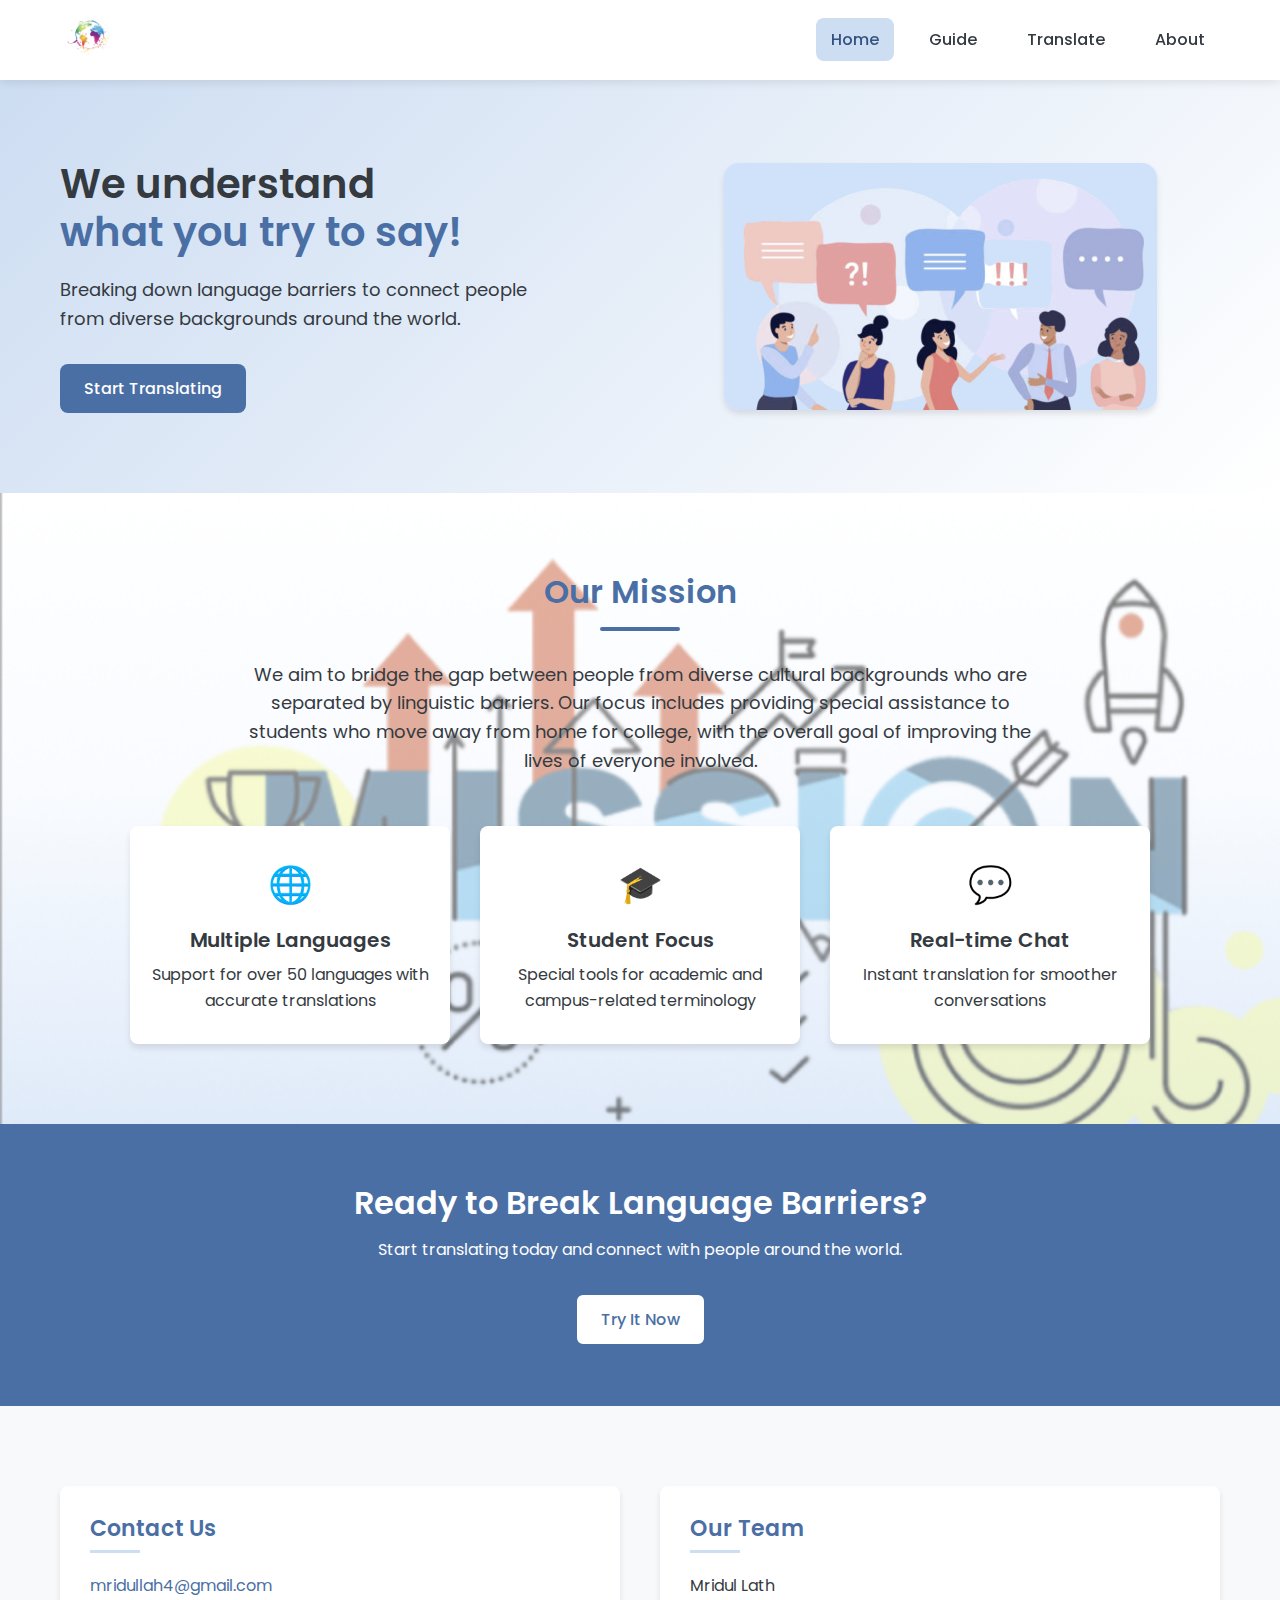
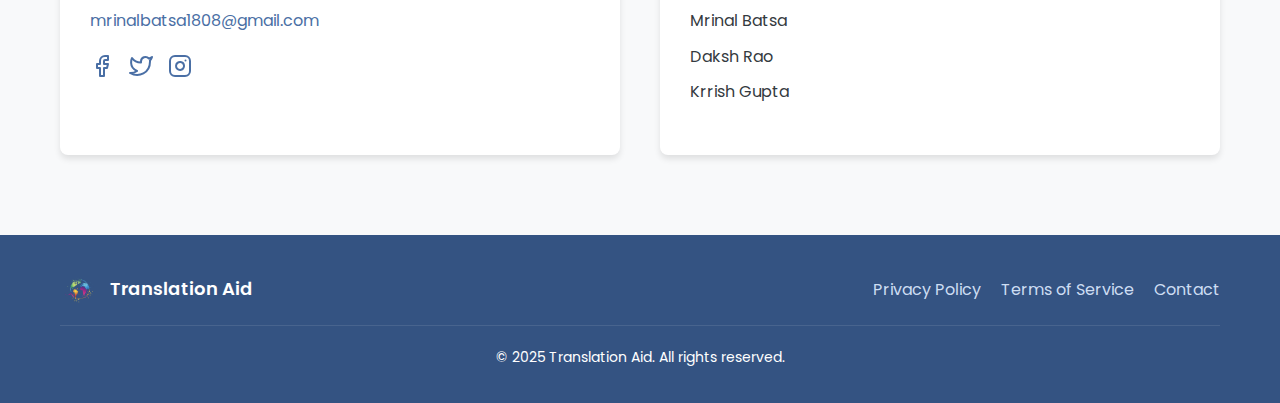
<file: index.html>
<!DOCTYPE html>
<html lang="en">
<head>
  <meta charset="UTF-8" />
  <meta name="viewport" content="width=device-width, initial-scale=1.0"/>
  <meta name="description" content="Linguistic guide - Bridge linguistic barriers and connect people from diverse cultural backgrounds" />
  <title>Translation Aid - Bridging Language Barriers</title>
  <link rel="stylesheet" href="styles.css" />
  <link rel="preconnect" href="https://fonts.googleapis.com">
  <link rel="preconnect" href="https://fonts.gstatic.com" crossorigin>
  <link href="https://fonts.googleapis.com/css2?family=Poppins:wght@400;500;600;700&display=swap" rel="stylesheet">
  <link rel="icon" href="favicon.ico" type="image/x-icon">
</head>
<body>
  <header>
    <div class="container navbar">
      <div class="logo">
        <a href="index.html">
          <img src="logo.png" alt="Translation Aid Logo" />
        </a>
      </div>
      <input type="checkbox" id="nav-toggle" class="nav-toggle">
      <label for="nav-toggle" class="nav-toggle-label">
        <span></span>
      </label>
      <nav>
        <ul>
          <li><a href="index.html" class="active">Home</a></li>
          <li><a href="guide.html">Guide</a></li>
          <li><a href="translate.html">Translate</a></li>
          <li><a href="about.html">About</a></li>
        </ul>
      </nav>
    </div>
  </header>

  <main>
    <section class="hero">
      <div class="container hero-content">
        <div class="hero-text">
          <h1>We understand <span>what you try to say!</span></h1>
          <p>Breaking down language barriers to connect people from diverse backgrounds around the world.</p>
          <a href="translate.html" class="btn btn-primary">Start Translating</a>
        </div>
        <div class="hero-image">
          <img src="illustration.png" alt="People communicating across languages" />
        </div>
      </div>
    </section>

    <section class="aim">
        <style>
            .aim{
              background-image: url('backgroundi.png');
            
            }
            </style> 
      <div class="container">
        <h2>Our Mission</h2>
        <div class="divider"></div>
        <p>
          We aim to bridge the gap between people from diverse cultural backgrounds
          who are separated by linguistic barriers. Our focus includes providing
          special assistance to students who move away from home for college, with
          the overall goal of improving the lives of everyone involved.
        </p>
        <div class="features">
          <div class="feature-card">
            <div class="icon">🌐</div>
            <h3>Multiple Languages</h3>
            <p>Support for over 50 languages with accurate translations</p>
          </div>
          <div class="feature-card">
            <div class="icon">🎓</div>
            <h3>Student Focus</h3>
            <p>Special tools for academic and campus-related terminology</p>
          </div>
          <div class="feature-card">
            <div class="icon">💬</div>
            <h3>Real-time Chat</h3>
            <p>Instant translation for smoother conversations</p>
          </div>
        </div>
      </div>
    </section>

    <section class="cta">
      <div class="container">
        <h2>Ready to Break Language Barriers?</h2>
        <p>Start translating today and connect with people around the world.</p>
        <a href="translate.html" class="btn btn-secondary">Try It Now</a>
      </div>
    </section>

    <section class="info">
      <div class="container">
        <div class="contact">
          <h3>Contact Us</h3>
          <ul>
            <li><a href="mailto:mridullah4@gmail.com">mridullah4@gmail.com</a></li>
            <li><a href="mailto:mrinalbatsa1808@gmail.com">mrinalbatsa1808@gmail.com</a></li>
          </ul>
          <div class="social-links">
            <a href="#" aria-label="Facebook"><svg class="social-icon" viewBox="0 0 24 24"><path d="M18 2h-3a5 5 0 0 0-5 5v3H7v4h3v8h4v-8h3l1-4h-4V7a1 1 0 0 1 1-1h3z"></path></svg></a>
            <a href="#" aria-label="Twitter"><svg class="social-icon" viewBox="0 0 24 24"><path d="M23 3a10.9 10.9 0 0 1-3.14 1.53 4.48 4.48 0 0 0-7.86 3v1A10.66 10.66 0 0 1 3 4s-4 9 5 13a11.64 11.64 0 0 1-7 2c9 5 20 0 20-11.5a4.5 4.5 0 0 0-.08-.83A7.72 7.72 0 0 0 23 3z"></path></svg></a>
            <a href="#" aria-label="Instagram"><svg class="social-icon" viewBox="0 0 24 24"><rect x="2" y="2" width="20" height="20" rx="5" ry="5"></rect><path d="M16 11.37A4 4 0 1 1 12.63 8 4 4 0 0 1 16 11.37z"></path><line x1="17.5" y1="6.5" x2="17.51" y2="6.5"></line></svg></a>
          </div>
        </div>
        <div class="team">
          <h3>Our Team</h3>
          <ul>
            <li>Mridul Lath</li>
            <li>Mrinal Batsa</li>
            <li>Daksh Rao</li>
            <li>Krrish Gupta</li>
          </ul>
        </div>
      </div>
    </section>
  </main>

  <footer>
    <div class="container">
      <div class="footer-content">
        <div class="footer-logo">
          <img src="logo.png" alt="Translation Aid Logo" width="40" />
          <p>Translation Aid</p>
        </div>
        <div class="footer-links">
          <a href="privacy.html">Privacy Policy</a>
          <a href="terms.html">Terms of Service</a>
          <a href="contact.html">Contact</a>
        </div>
      </div>
      <div class="copyright">
        <p>&copy; 2025 Translation Aid. All rights reserved.</p>
      </div>
    </div>
  </footer>

  <script src="script.js"></script>
</body>
</html>
</file>
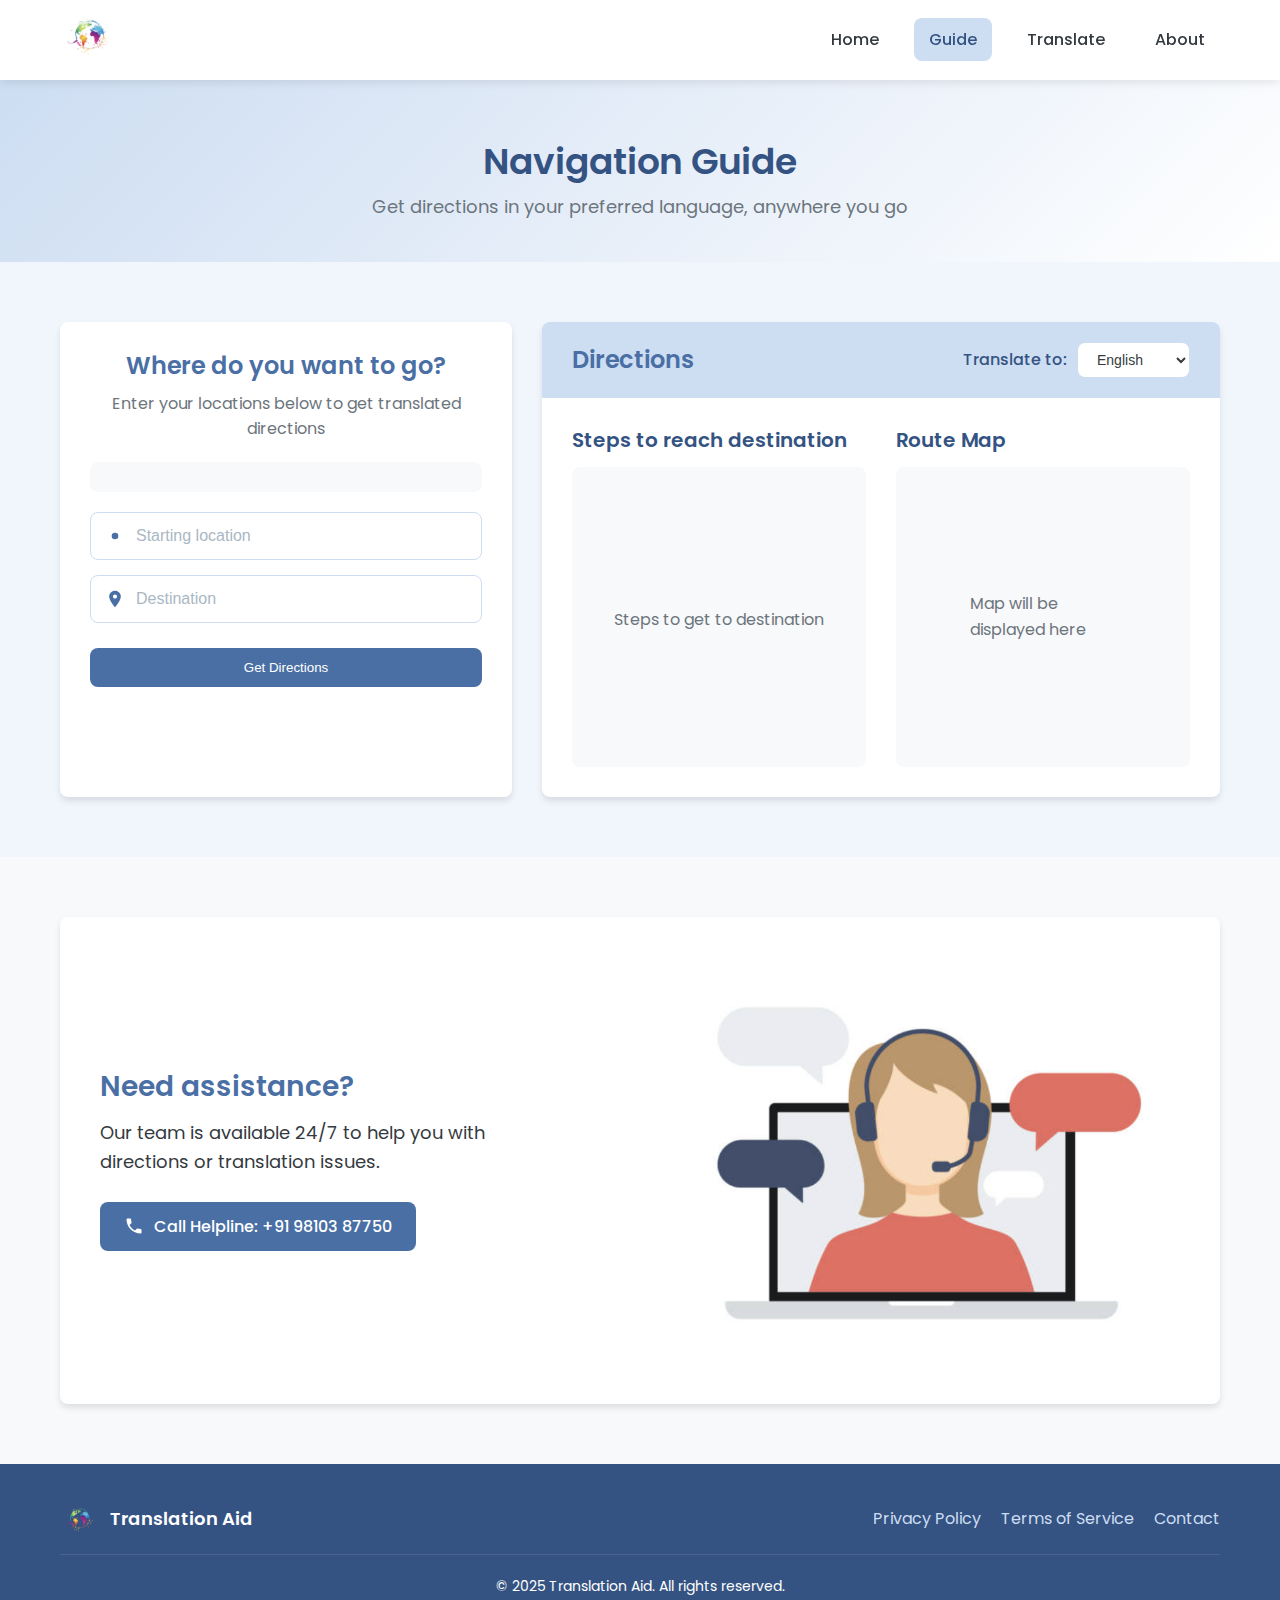
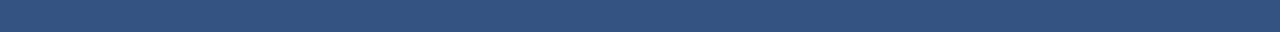
<file: guide.html>
<!DOCTYPE html>
<html lang="en">
<head>
  <meta charset="UTF-8">
  <meta name="viewport" content="width=device-width, initial-scale=1.0">
  <meta name="description" content="Navigation guide for Translation Aid - Get directions in any language">
  <title>Navigation Guide | Translation Aid</title>
  <link rel="stylesheet" href="styles.css">
  <link rel="stylesheet" href="navigation.css">
  <link rel="preconnect" href="https://fonts.googleapis.com">
  <link rel="preconnect" href="https://fonts.gstatic.com" crossorigin>
  <link href="https://fonts.googleapis.com/css2?family=Poppins:wght@400;500;600;700&display=swap" rel="stylesheet">
  <link rel="icon" href="favicon.ico" type="image/x-icon">
</head>
<body>
  <header>
    <div class="container navbar">
      <div class="logo">
        <a href="index.html">
          <img src="logo.png" alt="Translation Aid Logo" />
        </a>
      </div>
      <input type="checkbox" id="nav-toggle" class="nav-toggle">
      <label for="nav-toggle" class="nav-toggle-label">
        <span></span>
      </label>
      <nav>
        <ul>
          <li><a href="index.html">Home</a></li>
          <li><a href="guide.html" class="active">Guide</a></li>
          <li><a href="translate.html">Translate</a></li>
          <li><a href="about.html">About</a></li>
        </ul>
      </nav>
    </div>
  </header>

  <main>
    <section class="page-header">
      <div class="container">
        <h1>Navigation Guide</h1>
        <p>Get directions in your preferred language, anywhere you go</p>
      </div>
    </section>

    <section class="navigation-section">
      <div class="container">
        <div class="nav-container">
          <div class="location-card">
            <div class="card-header">
              <h2>Where do you want to go?</h2>
              <p>Enter your locations below to get translated directions</p>
            </div>
            <div class="map-preview">
              
            </div>
            <div class="location-inputs">
              <div class="input-group">
                <svg class="input-icon" viewBox="0 0 24 24"><circle cx="12" cy="12" r="4" fill="currentColor"/></svg>
                <input type="text" id="from-location" placeholder="Starting location" aria-label="Starting location">
              </div>
              <div class="input-group">
                <svg class="input-icon" viewBox="0 0 24 24"><path d="M12 2C8.13 2 5 5.13 5 9c0 5.25 7 13 7 13s7-7.75 7-13c0-3.87-3.13-7-7-7zm0 9.5c-1.38 0-2.5-1.12-2.5-2.5s1.12-2.5 2.5-2.5 2.5 1.12 2.5 2.5-1.12 2.5-2.5 2.5z" fill="currentColor"/></svg>
                <input type="text" id="to-location" placeholder="Destination" aria-label="Destination">
              </div>
              <button id="get-directions" class="btn btn-primary">Get Directions</button>
            </div>
          </div>

          <div class="directions-card">
            <div class="card-header">
              <h2>Directions</h2>
              <div class="language-selector">
                <label for="language-select">Translate to:</label>
                <select id="language-select">
                  <option value="en">English</option>
                  <option value="es">Spanish</option>
                  <option value="fr">French</option>
                  <option value="de">German</option>
                  <option value="zh">Chinese</option>
                  <option value="ja">Japanese</option>
                  <option value="ko">Korean</option>
                  <option value="hi">Hindi</option>
                </select>
              </div>
            </div>
            <div class="directions-content">
              <div class="steps-container">
                <h3>Steps to reach destination</h3>
                <div class="steps-list" id="directions-steps">
                  <p class="empty-state">Steps to get to destination</p>
                </div>
              </div>
              <div class="map-container">
                <h3>Route Map</h3>
                <div id="map" class="map-box">
                  <!-- Map will be displayed here -->
                </div>
              </div>
            </div>
          </div>
        </div>
      </div>
    </section>

    <section class="help-section">
      <div class="container">
        <div class="help-card">
          <div class="help-content">
            <h2>Need assistance?</h2>
            <p>Our team is available 24/7 to help you with directions or translation issues.</p>
            <a href="tel:+919810387750" class="helpline-button">
              <svg class="phone-icon" viewBox="0 0 24 24"><path d="M20 15.5c-1.25 0-2.45-.2-3.57-.57-.35-.11-.74-.03-1.02.24l-2.2 2.2c-2.83-1.44-5.15-3.75-6.59-6.59l2.2-2.21c.28-.26.36-.65.25-1C8.7 6.45 8.5 5.25 8.5 4c0-.55-.45-1-1-1H4c-.55 0-1 .45-1 1 0 9.39 7.61 17 17 17 .55 0 1-.45 1-1v-3.5c0-.55-.45-1-1-1z" fill="currentColor"/></svg>
              Call Helpline: +91 98103 87750
            </a>
          </div>
          <div class="help-image">
            <img src="customer.png" alt="Customer support representative">
          </div>
        </div>
      </div>
    </section>
  </main>

  <footer>
    <div class="container">
      <div class="footer-content">
        <div class="footer-logo">
          <img src="logo.png" alt="Translation Aid Logo" width="40" />
          <p>Translation Aid</p>
        </div>
        <div class="footer-links">
          <a href="privacy.html">Privacy Policy</a>
          <a href="terms.html">Terms of Service</a>
          <a href="contact.html">Contact</a>
        </div>
      </div>
      <div class="copyright">
        <p>&copy; 2025 Translation Aid. All rights reserved.</p>
      </div>
    </div>
  </footer>

  <script src="script.js"></script>
  <script src="navigation.js"></script>
</body>
</html>
</file>
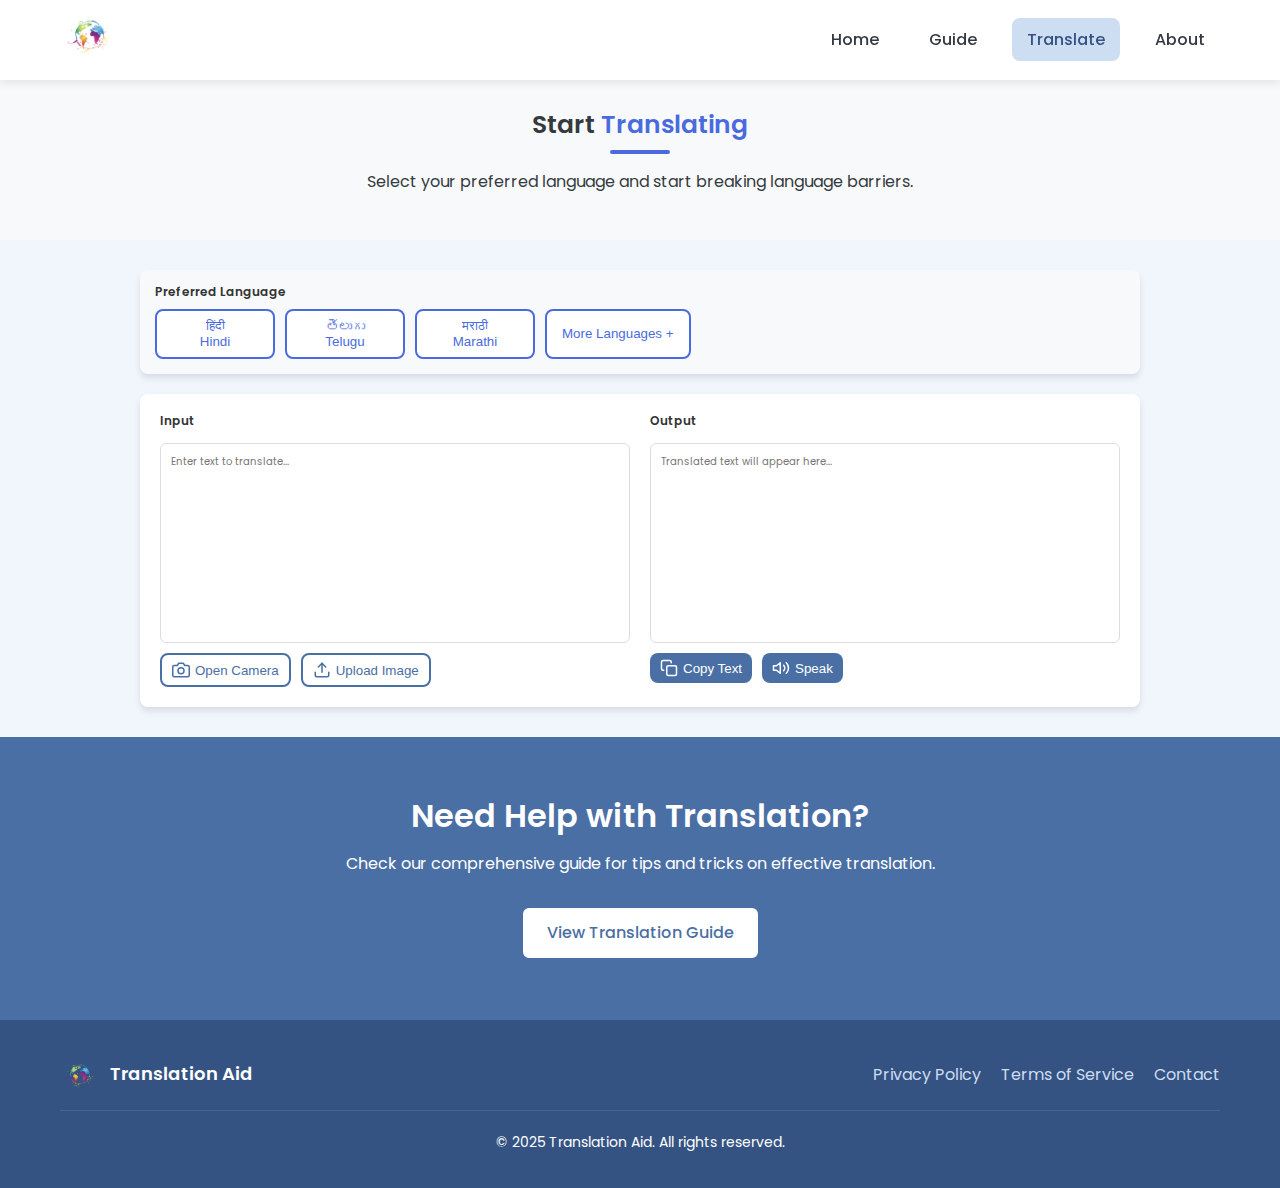
<file: translate.html>
<!DOCTYPE html>
<html lang="en">
<head>
  <meta charset="UTF-8" />
  <meta name="viewport" content="width=device-width, initial-scale=1.0"/>
  <meta name="description" content="Translation Aid - Translate content across multiple languages" />
  <title>Translation Aid - Start Translating</title>
  <link rel="stylesheet" href="styles.css" />
  <link rel="stylesheet" href="translate.css" />
  <link rel="preconnect" href="https://fonts.googleapis.com">
  <link rel="preconnect" href="https://fonts.gstatic.com" crossorigin>
  <link href="https://fonts.googleapis.com/css2?family=Poppins:wght@400;500;600;700&display=swap" rel="stylesheet">
  <link rel="icon" href="favicon.ico" type="image/x-icon">
</head>
<body>
  <header>
    <div class="container navbar">
      <div class="logo">
        <a href="index.html">
          <img src="logo.png" alt="Translation Aid Logo" />
        </a>
      </div>
      <input type="checkbox" id="nav-toggle" class="nav-toggle">
      <label for="nav-toggle" class="nav-toggle-label">
        <span></span>
      </label>
      <nav>
        <ul>
          <li><a href="index.html">Home</a></li>
          <li><a href="guide.html">Guide</a></li>
          <li><a href="translate.html" class="active">Translate</a></li>
          <li><a href="about.html">About</a></li>
        </ul>
      </nav>
    </div>
  </header>

  <main>
    <section class="translate-hero">
      <div class="container">
        <h1>Start <span>Translating</span></h1>
        <div class="divider"></div>
        <p>Select your preferred language and start breaking language barriers.</p>
      </div>
    </section>
    
    <section class="translation-section">
      <div class="container">
        <div class="translation-container">
          <div class="language-select">
            <h3>Preferred Language</h3>
            <div class="language-buttons">
              <button class="btn language-btn">हिंदी<br>Hindi</button>
              <button class="btn language-btn">తెలుగు<br>Telugu</button>
              <button class="btn language-btn">मराठी<br>Marathi</button>
              <button class="btn language-btn">More Languages +</button>
            </div>
          </div>
          
          <div class="translator-box">
            <div class="input-section">
              <h3>Input</h3>
              <textarea placeholder="Enter text to translate..."></textarea>
              <div class="input-actions">
                <button class="btn btn-secondary" onclick="openCamera()">
                  <svg class="camera-icon" viewBox="0 0 24 24" width="24" height="24">
                    <path d="M23 19a2 2 0 0 1-2 2H3a2 2 0 0 1-2-2V8a2 2 0 0 1 2-2h4l2-3h6l2 3h4a2 2 0 0 1 2 2z"></path>
                    <circle cx="12" cy="13" r="4"></circle>
                  </svg>
                  Open Camera
                </button>
                <button class="btn btn-secondary">
                  <svg class="upload-icon" viewBox="0 0 24 24" width="24" height="24">
                    <path d="M21 15v4a2 2 0 0 1-2 2H5a2 2 0 0 1-2-2v-4"></path>
                    <polyline points="17 8 12 3 7 8"></polyline>
                    <line x1="12" y1="3" x2="12" y2="15"></line>
                  </svg>
                  Upload Image
                </button>
              </div>
            </div>
            
            <div class="output-section">
              <h3>Output</h3>
              <textarea placeholder="Translated text will appear here..." readonly></textarea>
              <div class="output-actions">
                <button class="btn btn-primary">
                  <svg class="copy-icon" viewBox="0 0 24 24" width="24" height="24">
                    <rect x="9" y="9" width="13" height="13" rx="2" ry="2"></rect>
                    <path d="M5 15H4a2 2 0 0 1-2-2V4a2 2 0 0 1 2-2h9a2 2 0 0 1 2 2v1"></path>
                  </svg>
                  Copy Text
                </button>
                <button class="btn btn-primary">
                  <svg class="speak-icon" viewBox="0 0 24 24" width="24" height="24">
                    <polygon points="11 5 6 9 2 9 2 15 6 15 11 19 11 5"></polygon>
                    <path d="M19.07 4.93a10 10 0 0 1 0 14.14M15.54 8.46a5 5 0 0 1 0 7.07"></path>
                  </svg>
                  Speak
                </button>
              </div>
            </div>
          </div>
        </div>
      </div>
    </section>
    
    <section class="cta">
      <div class="container">
        <h2>Need Help with Translation?</h2>
        <p>Check our comprehensive guide for tips and tricks on effective translation.</p>
        <a href="guide.html" class="btn btn-secondary">View Translation Guide</a>
      </div>
    </section>
  </main>

  <footer>
    <div class="container">
      <div class="footer-content">
        <div class="footer-logo">
          <img src="logo.png" alt="Translation Aid Logo" width="40" />
          <p>Translation Aid</p>
        </div>
        <div class="footer-links">
          <a href="privacy.html">Privacy Policy</a>
          <a href="terms.html">Terms of Service</a>
          <a href="contact.html">Contact</a>
        </div>
      </div>
      <div class="copyright">
        <p>&copy; 2025 Translation Aid. All rights reserved.</p>
      </div>
    </div>
  </footer>

  <script src="script.js"></script>
  <script src="translate.js"></script>
</body>
</html>
</file>
<file: navigation.css>
/* Navigation specific styles - to be used alongside main styles.css */

/* Page Header */
.page-header {
    background: linear-gradient(135deg, var(--primary-light) 0%, var(--white) 100%);
    padding: 6rem 0 4rem;
    text-align: center;
  }
  
  .page-header h1 {
    font-size: 3.6rem;
    color: var(--primary-dark);
    margin-bottom: 1rem;
  }
  
  .page-header p {
    font-size: 1.8rem;
    max-width: 60rem;
    margin: 0 auto;
    color: var(--secondary);
  }
  
  /* Navigation Section */
  .navigation-section {
    padding: 6rem 0;
  }
  
  .nav-container {
    display: grid;
    grid-template-columns: 1fr 1.5fr;
    gap: 3rem;
  }
  
  /* Location Card */
  .location-card {
    background: var(--white);
    border-radius: var(--border-radius);
    box-shadow: var(--shadow);
    padding: 3rem;
    display: flex;
    flex-direction: column;
    gap: 2rem;
  }
  
  .card-header {
    text-align: center;
  }
  
  .card-header h2 {
    font-size: 2.4rem;
    color: var(--primary);
    margin-bottom: 1rem;
  }
  
  .card-header p {
    color: var(--secondary);
    margin-bottom: 0;
  }
  
  .map-preview {
    display: flex;
    justify-content: center;
    align-items: center;
    padding: 1.5rem;
    background: var(--light);
    border-radius: var(--border-radius);
  }
  
  .map-image {
    max-width: 100%;
    height: auto;
    border-radius: calc(var(--border-radius) - 4px);
    box-shadow: 0 2px 4px rgba(0, 0, 0, 0.1);
  }
  
  .location-inputs {
    display: flex;
    flex-direction: column;
    gap: 1.5rem;
  }
  
  .input-group {
    position: relative;
  }
  
  .input-icon {
    position: absolute;
    left: 1.5rem;
    top: 50%;
    transform: translateY(-50%);
    width: 2rem;
    height: 2rem;
    color: var(--primary);
  }
  
  .location-inputs input {
    width: 100%;
    padding: 1.4rem 1.5rem 1.4rem 4.5rem;
    border: 1px solid var(--primary-light);
    border-radius: var(--border-radius);
    font-size: 1.6rem;
    transition: var(--transition);
  }
  
  .location-inputs input:focus {
    outline: none;
    border-color: var(--primary);
    box-shadow: 0 0 0 2px rgba(74, 111, 165, 0.2);
  }
  
  .location-inputs input::placeholder {
    color: #aab7c4;
  }
  
  .location-inputs button {
    margin-top: 1rem;
  }
  
  /* Directions Card */
  .directions-card {
    background: var(--white);
    border-radius: var(--border-radius);
    box-shadow: var(--shadow);
    overflow: hidden;
  }
  
  .directions-card .card-header {
    padding: 2rem 3rem;
    background: var(--primary-light);
    display: flex;
    justify-content: space-between;
    align-items: center;
    text-align: left;
  }
  
  .directions-card .card-header h2 {
    margin-bottom: 0;
  }
  
  .language-selector {
    display: flex;
    align-items: center;
    gap: 1rem;
  }
  
  .language-selector label {
    font-weight: 500;
    color: var(--primary-dark);
  }
  
  .language-selector select {
    padding: 0.8rem 1.5rem;
    border: 1px solid var(--primary-light);
    border-radius: var(--border-radius);
    background: var(--white);
    font-size: 1.4rem;
    color: var(--dark);
    cursor: pointer;
  }
  
  .directions-content {
    padding: 3rem;
    display: grid;
    grid-template-columns: 1fr 1fr;
    gap: 3rem;
  }
  
  .steps-container, .map-container {
    display: flex;
    flex-direction: column;
    gap: 1.5rem;
  }
  
  .steps-container h3, .map-container h3 {
    font-size: 2rem;
    color: var(--primary-dark);
    margin-bottom: 0;
  }
  
  .steps-list {
    background: var(--light);
    border-radius: var(--border-radius);
    padding: 2rem;
    min-height: 30rem;
    max-height: 40rem;
    overflow-y: auto;
  }
  
  .empty-state {
    color: var(--secondary);
    text-align: center;
    margin-top: 12rem;
  }
  
  .direction-step {
    padding: 1.5rem;
    background: var(--white);
    border-radius: var(--border-radius);
    margin-bottom: 1.5rem;
    box-shadow: 0 1px 3px rgba(0, 0, 0, 0.1);
    position: relative;
  }
  
  .direction-step:last-child {
    margin-bottom: 0;
  }
  
  .step-number {
    position: absolute;
    top: 1.5rem;
    left: 1.5rem;
    width: 2.5rem;
    height: 2.5rem;
    background: var(--primary-light);
    color: var(--primary-dark);
    border-radius: 50%;
    display: flex;
    align-items: center;
    justify-content: center;
    font-weight: 600;
  }
  
  .step-instruction {
    padding-left: 4rem;
  }
  
  .map-box {
    background: var(--light);
    border-radius: var(--border-radius);
    height: 30rem;
    width: 100%;
    overflow: hidden;
    position: relative;
  }
  
  .map-box::after {
    content: 'Map will be displayed here';
    position: absolute;
    top: 50%;
    left: 50%;
    transform: translate(-50%, -50%);
    color: var(--secondary);
    font-size: 1.6rem;
  }
  
  /* Help Section */
  .help-section {
    padding: 6rem 0;
    background: var(--light);
  }
  
  .help-card {
    background: var(--white);
    border-radius: var(--border-radius);
    box-shadow: var(--shadow);
    padding: 4rem;
    display: flex;
    justify-content: space-between;
    align-items: center;
    gap: 4rem;
  }
  
  .help-content {
    flex: 1;
  }
  
  .help-content h2 {
    font-size: 2.8rem;
    color: var(--primary);
    margin-bottom: 1.5rem;
  }
  
  .help-content p {
    font-size: 1.8rem;
    margin-bottom: 2.5rem;
    max-width: 45rem;
  }
  
  .helpline-button {
    display: inline-flex;
    align-items: center;
    gap: 1rem;
    background: var(--primary);
    color: var(--white);
    padding: 1.2rem 2.4rem;
    border-radius: var(--border-radius);
    font-weight: 500;
    transition: var(--transition);
  }
  
  .helpline-button:hover {
    background: var(--primary-dark);
    color: var(--white);
    transform: translateY(-2px);
    box-shadow: var(--shadow);
  }
  
  .phone-icon {
    width: 2rem;
    height: 2rem;
  }
  
  .help-image {
    flex: 1;
    display: flex;
    justify-content: center;
  }
  
  .help-image img {
    max-width: 100%;
    height: auto;
    border-radius: var(--border-radius);
  }
  
  /* Responsive styles */
  @media (max-width: 992px) {
    .nav-container {
      grid-template-columns: 1fr;
    }
  
    .directions-content {
      grid-template-columns: 1fr;
    }
  
    .help-card {
      flex-direction: column;
      text-align: center;
    }
  
    .help-content p {
      margin-left: auto;
      margin-right: auto;
    }
  }
  
  @media (max-width: 768px) {
    .directions-card .card-header {
      flex-direction: column;
      gap: 1.5rem;
      text-align: center;
    }
  
    .map-box {
      height: 25rem;
    }
  }
  
  @media (max-width: 576px) {
    .location-card,
    .directions-card .card-header,
    .directions-content,
    .help-card {
      padding: 2rem;
    }
  
    .page-header {
      padding: 4rem 0 3rem;
    }
  
    .navigation-section,
    .help-section {
      padding: 4rem 0;
    }
  }
</file>
<file: translate.css>
/* Translate Page Specific Styles */
.translate-hero {
  background-color: #f8f9fa;
  padding: 3rem 0;
  text-align: center;
}

.translate-hero h1 {
  font-size: 2.5rem;
  margin-bottom: 1rem;
}

.translate-hero h1 span {
  color: #4a6bdf;
}

.translate-hero .divider {
  height: 4px;
  width: 60px;
  background-color: #4a6bdf;
  margin: 0 auto 1.5rem;
}

.translation-section {
  padding: 3rem 0;
}

.translation-container {
  display: flex;
  flex-direction: column;
  gap: 2rem;
  max-width: 1000px;
  margin: 0 auto;
}

.language-select {
  background-color: #f8f9fa;
  padding: 1.5rem;
  border-radius: 8px;
  box-shadow: 0 4px 6px rgba(0, 0, 0, 0.1);
}

.language-select h3 {
  margin-bottom: 1rem;
  color: #333;
  font-size: 1.2rem;
}

.language-buttons {
  display: flex;
  flex-wrap: wrap;
  gap: 1rem;
}

.language-btn {
  padding: 0.75rem 1.5rem;
  border: 2px solid #4a6bdf;
  background-color: white;
  color: #4a6bdf;
  transition: all 0.3s ease;
  font-weight: 500;
  min-width: 120px;
}

.language-btn:hover {
  background-color: #4a6bdf;
  color: white;
}

.translator-box {
  display: grid;
  grid-template-columns: 1fr 1fr;
  gap: 2rem;
  padding: 2rem;
  background-color: white;
  border-radius: 8px;
  box-shadow: 0 4px 6px rgba(0, 0, 0, 0.1);
}

.input-section, .output-section {
  display: flex;
  flex-direction: column;
  gap: 1rem;
}

.input-section h3, .output-section h3 {
  color: #333;
  font-size: 1.2rem;
  margin-bottom: 0.5rem;
}

.translator-box textarea {
  width: 100%;
  height: 200px;
  padding: 1rem;
  border: 1px solid #ddd;
  border-radius: 6px;
  font-family: 'Poppins', sans-serif;
  resize: none;
  font-size: 1rem;
}

.input-actions, .output-actions {
  display: flex;
  gap: 1rem;
}

.input-actions button, .output-actions button {
  display: flex;
  align-items: center;
  gap: 0.5rem;
  padding: 0.6rem 1rem;
}

.camera-icon, .upload-icon, .copy-icon, .speak-icon {
  width: 18px;
  height: 18px;
  stroke: currentColor;
  stroke-width: 2;
  stroke-linecap: round;
  stroke-linejoin: round;
  fill: none;
}

/* Responsive Styles */
@media (max-width: 768px) {
  .translator-box {
    grid-template-columns: 1fr;
  }
  
  .language-buttons {
    justify-content: center;
  }
}
</file>
<file: styles.css>
/* Reset & base styles */
* {
    margin: 0;
    padding: 0;
    box-sizing: border-box;
  }
  
  :root {
    --primary: #4a6fa5;
    --primary-light: #cdddf2;
    --primary-dark: #345382;
    --secondary: #6c757d;
    --light: #f8f9fa;
    --dark: #343a40;
    --background: #f1f6fc;
    --white: #ffffff;
    --border-radius: 8px;
    --shadow: 0 4px 6px rgba(0, 0, 0, 0.1);
    --transition: all 0.3s ease;
  }
  
  html {
    font-size: 62.5%; /* 10px = 1rem for easier calculations */
    scroll-behavior: smooth;
  }
  
  body {
    font-family: 'Poppins', sans-serif;
    font-size: 1.6rem;
    line-height: 1.6;
    color: var(--dark);
    background: var(--background);
    display: flex;
    flex-direction: column;
    min-height: 100vh;
  }
  
  .container {
    width: 100%;
    max-width: 1200px;
    margin: 0 auto;
    padding: 0 2rem;
  }
  
  /* Typography */
  h1, h2, h3, h4, h5, h6 {
    font-weight: 600;
    line-height: 1.2;
    margin-bottom: 1.5rem;
  }
  
  h1 {
    font-size: 4rem;
  }
  
  h2 {
    font-size: 3.2rem;
  }
  
  h3 {
    font-size: 2.4rem;
  }
  
  p {
    margin-bottom: 1.5rem;
  }
  
  a {
    text-decoration: none;
    color: var(--primary);
    transition: var(--transition);
  }
  
  a:hover {
    color: var(--primary-dark);
  }
  
  ul {
    list-style: none;
  }
  
  /* Buttons */
  .btn {
    display: inline-block;
    padding: 1.2rem 2.4rem;
    font-weight: 500;
    border-radius: var(--border-radius);
    cursor: pointer;
    transition: var(--transition);
    text-align: center;
    border: none;
  }
  
  .btn-primary {
    background: var(--primary);
    color: var(--white);
  }
  
  .btn-primary:hover {
    background: var(--primary-dark);
    color: var(--white);
    transform: translateY(-2px);
    box-shadow: var(--shadow);
  }
  
  .btn-secondary {
    background: var(--white);
    color: var(--primary);
    border: 2px solid var(--primary);
  }
  
  .btn-secondary:hover {
    background: var(--primary-light);
    transform: translateY(-2px);
    box-shadow: var(--shadow);
  }
  
  /* Header & Navigation */
  header {
    background: var(--white);
    box-shadow: 0 2px 10px rgba(0, 0, 0, 0.1);
    position: sticky;
    top: 0;
    z-index: 100;
  }
  
  .navbar {
    display: flex;
    align-items: center;
    justify-content: space-between;
    height: 8rem;
  }
  
  .logo img {
    width: 6rem;
    height: auto;
  }
  
  .nav-toggle {
    display: none;
  }
  
  .nav-toggle-label {
    display: none;
  }
  
  nav ul {
    display: flex;
    gap: 2rem;
  }
  
  nav a {
    color: var(--dark);
    font-weight: 500;
    padding: 1rem 1.5rem;
    border-radius: var(--border-radius);
    transition: var(--transition);
  }
  
  nav a:hover, nav a.active {
    background: var(--primary-light);
    color: var(--primary-dark);
  }
  
  /* Hero Section */
  .hero {
    background: linear-gradient(135deg, var(--primary-light) 0%, var(--white) 100%);
    padding: 8rem 0;
  }
  
  .hero-content {
    display: flex;
    align-items: center;
    gap: 4rem;
  }
  
  .hero-text {
    flex: 1;
  }
  
  .hero-text h1 {
    margin-bottom: 2rem;
    line-height: 1.2;
  }
  
  .hero-text h1 span {
    display: block;
    color: var(--primary);
  }
  
  .hero-text p {
    font-size: 1.8rem;
    margin-bottom: 3rem;
    max-width: 50rem;
  }
  
  .hero-image {
    flex: 1;
    display: flex;
    justify-content: center;
  }
  
  .hero-image img {
    max-width: 100%;
    height: auto;
    border-radius: 1.5rem;
    box-shadow: var(--shadow);
    animation: float 6s ease-in-out infinite;
  }
  
  @keyframes float {
    0% { transform: translateY(0); }
    50% { transform: translateY(-10px); }
    100% { transform: translateY(0); }
  }
  
  /* Aim Section */
  .aim {
    padding: 8rem 0;
    text-align: center;
  }
  
  .aim h2 {
    color: var(--primary);
  }
  
  .divider {
    height: 0.4rem;
    width: 8rem;
    background: var(--primary);
    margin: 0 auto 3rem;
    border-radius: 2rem;
  }
  
  .aim p {
    max-width: 80rem;
    margin: 0 auto 5rem;
    font-size: 1.8rem;
  }
  
  .features {
    display: flex;
    justify-content: center;
    gap: 3rem;
    flex-wrap: wrap;
  }
  
  .feature-card {
    background: var(--white);
    border-radius: var(--border-radius);
    padding: 3rem 2rem;
    box-shadow: var(--shadow);
    width: 32rem;
    transition: var(--transition);
  }
  
  .feature-card:hover {
    transform: translateY(-5px);
    box-shadow: 0 8px 15px rgba(0, 0, 0, 0.1);
  }
  
  .icon {
    font-size: 3.6rem;
    margin-bottom: 1.5rem;
  }
  
  .feature-card h3 {
    font-size: 2rem;
    margin-bottom: 1rem;
  }
  
  .feature-card p {
    font-size: 1.6rem;
    margin-bottom: 0;
  }
  
  /* CTA Section */
  .cta {
    background: var(--primary);
    color: var(--white);
    padding: 6rem 0;
    text-align: center;
  }
  
  .cta h2 {
    margin-bottom: 1.5rem;
  }
  
  .cta p {
    max-width: 60rem;
    margin: 0 auto 3rem;
  }
  
  /* Info Section */
  .info {
    padding: 8rem 0;
    background: var(--light);
  }
  
  .info .container {
    display: flex;
    justify-content: center;
    gap: 4rem;
    flex-wrap: wrap;
  }
  
  .contact, .team {
    background: var(--white);
    border-radius: var(--border-radius);
    padding: 3rem;
    min-width: 30rem;
    flex: 1;
    box-shadow: var(--shadow);
  }
  
  .contact h3, .team h3 {
    color: var(--primary);
    font-size: 2.2rem;
    margin-bottom: 2rem;
    position: relative;
    padding-bottom: 1rem;
  }
  
  .contact h3::after, .team h3::after {
    content: '';
    position: absolute;
    bottom: 0;
    left: 0;
    width: 5rem;
    height: 0.3rem;
    background: var(--primary-light);
  }
  
  .info ul {
    margin-bottom: 2rem;
  }
  
  .info li {
    margin-bottom: 1rem;
  }
  
  .info a {
    display: inline-block;
    transition: var(--transition);
  }
  
  .info a:hover {
    color: var(--primary-dark);
  }
  
  .social-links {
    display: flex;
    gap: 1.5rem;
  }
  
  .social-icon {
    width: 2.4rem;
    height: 2.4rem;
    fill: none;
    stroke: var(--primary);
    stroke-width: 2;
    stroke-linecap: round;
    stroke-linejoin: round;
    transition: var(--transition);
  }
  
  .social-links a:hover .social-icon {
    stroke: var(--primary-dark);
    transform: scale(1.1);
  }
  
  /* Footer */
  footer {
    background: var(--primary-dark);
    color: var(--white);
    padding: 4rem 0 2rem;
    margin-top: auto;
  }
  
  .footer-content {
    display: flex;
    justify-content: space-between;
    align-items: center;
    flex-wrap: wrap;
    margin-bottom: 2rem;
  }
  
  .footer-logo {
    display: flex;
    align-items: center;
    gap: 1rem;
  }
  
  .footer-logo p {
    font-weight: 600;
    font-size: 1.8rem;
    margin-bottom: 0;
  }
  
  .footer-links {
    display: flex;
    gap: 2rem;
  }
  
  .footer-links a {
    color: var(--primary-light);
  }
  
  .footer-links a:hover {
    color: var(--white);
  }
  
  .copyright {
    text-align: center;
    padding-top: 2rem;
    border-top: 1px solid rgba(255, 255, 255, 0.1);
    font-size: 1.4rem;
  }
  
  /* Responsive Design */
  @media (max-width: 992px) {
    html {
      font-size: 58%;
    }
    
    .hero-content {
      flex-direction: column;
      text-align: center;
    }
    
    .hero-text {
      order: 1;
    }
    
    .hero-image {
      order: 0;
      margin-bottom: 3rem;
    }
    
    .hero-text p {
      margin: 0 auto 3rem;
    }
  }
  
  @media (max-width: 768px) {
    .nav-toggle-label {
      display: block;
      position: absolute;
      right: 2rem;
      top: 50%;
      transform: translateY(-50%);
      cursor: pointer;
    }
    
    .nav-toggle-label span,
    .nav-toggle-label span::before,
    .nav-toggle-label span::after {
      display: block;
      background: var(--primary);
      height: 2px;
      width: 2.5rem;
      position: relative;
      transition: var(--transition);
    }
    
    .nav-toggle-label span::before,
    .nav-toggle-label span::after {
      content: '';
      position: absolute;
    }
    
    .nav-toggle-label span::before {
      bottom: 8px;
    }
    
    .nav-toggle-label span::after {
      top: 8px;
    }
    
    nav {
      position: absolute;
      top: 100%;
      left: 0;
      right: 0;
      background: var(--white);
      height: 0;
      overflow: hidden;
      transition: height 0.3s ease;
      box-shadow: 0 5px 15px rgba(0, 0, 0, 0.1);
    }
    
    .nav-toggle:checked ~ nav {
      height: auto;
    }
    
    nav ul {
      flex-direction: column;
      gap: 0;
      padding: 2rem;
    }
    
    nav li {
      width: 100%;
    }
    
    nav a {
      display: block;
      padding: 1.5rem;
      text-align: center;
    }
    
    .features {
      gap: 2rem;
    }
    
    .feature-card {
      width: 100%;
    }
  }
  
  @media (max-width: 576px) {
    html {
      font-size: 55%;
    }
    
    h1 {
      font-size: 3.6rem;
    }
    
    h2 {
      font-size: 2.8rem;
    }
    
    .hero {
      padding: 6rem 0;
    }
    
    .aim, .info {
      padding: 6rem 0;
    }
    
    .footer-content {
      flex-direction: column;
      gap: 2rem;
      text-align: center;
    }
    
    .footer-logo {
      justify-content: center;
    }
    
    .footer-links {
      justify-content: center;
    }
  }
</file>
